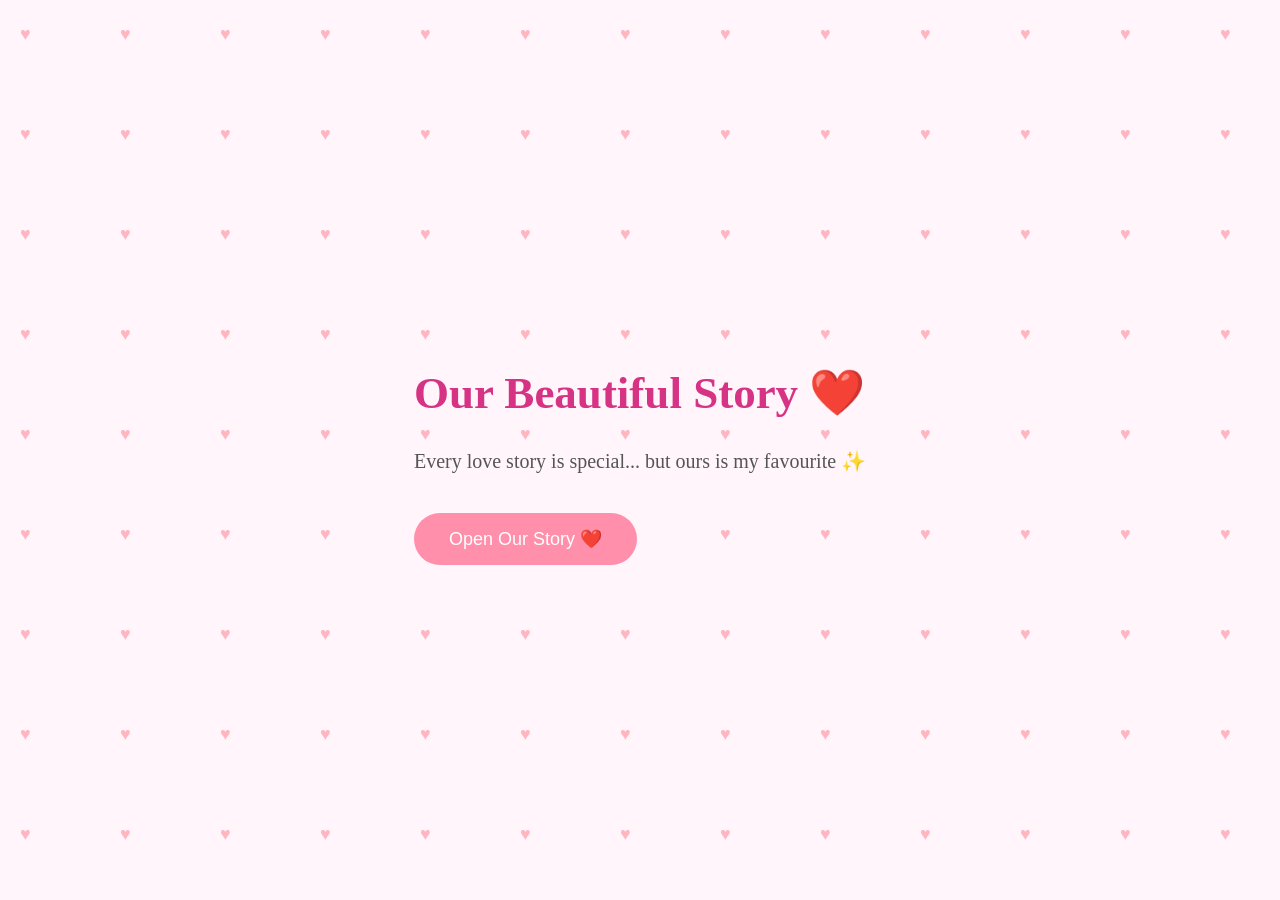
<file: index.html>
<!DOCTYPE html>
<html>

<head>
    <title>Our Love Story ❤️</title>
    <link rel="stylesheet" href="style.css">
</head>

<body>

<div class="home-page">

    <h1>Our Beautiful Story ❤️</h1>

    <p>
        Every love story is special...
        but ours is my favourite ✨
    </p>

    <a href="story.html">
        <button>Open Our Story ❤️</button>
    </a>

</div>

</body>

</html>
</file>
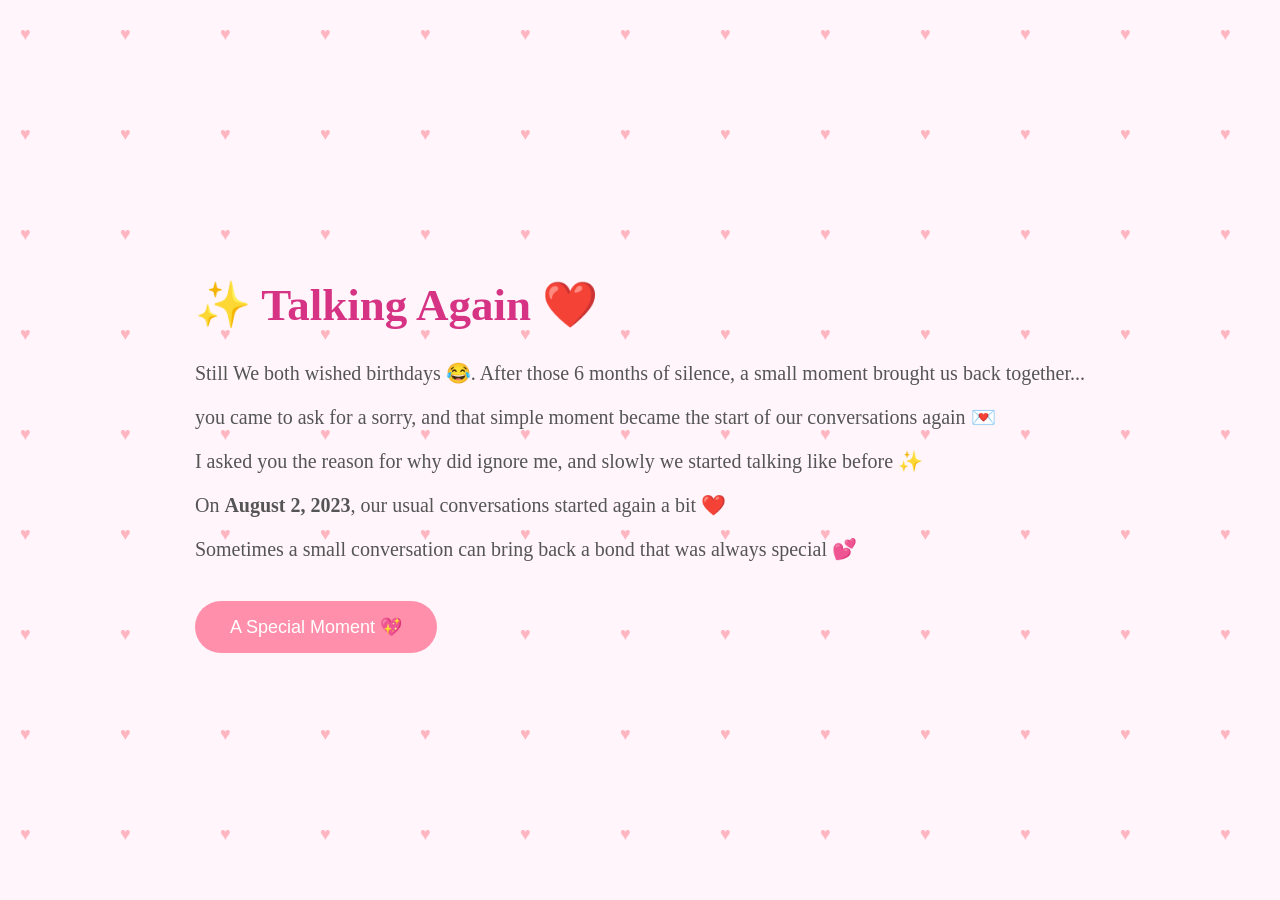
<file: again.html>
<!DOCTYPE html>
<html>

<head>
    <title>Talking Again ❤️</title>
    <link rel="stylesheet" href="style.css">
</head>

<body>

<div class="story-page">

    <h1>✨ Talking Again ❤️</h1>

    <p>
  Still We both wished birthdays 😂.
      After those 6 months of silence,
        a small moment brought us back together...
    </p>

    <p>
        you came to ask for a sorry,
        and that simple moment became the start of our conversations again 💌
    </p>

    <p>
        I asked you the reason for why did ignore me,
        and slowly we started talking like before ✨
    </p>

    <p>
        On <b>August 2, 2023</b>,
        our usual conversations started again a bit ❤️
    </p>

    <p>
        Sometimes a small conversation can bring back
        a bond that was always special 💕
    </p>
  <a href="proposal.html">
    <button>A Special Moment 💖</button>
  </a>

</div>

</body>

</html>
</file>
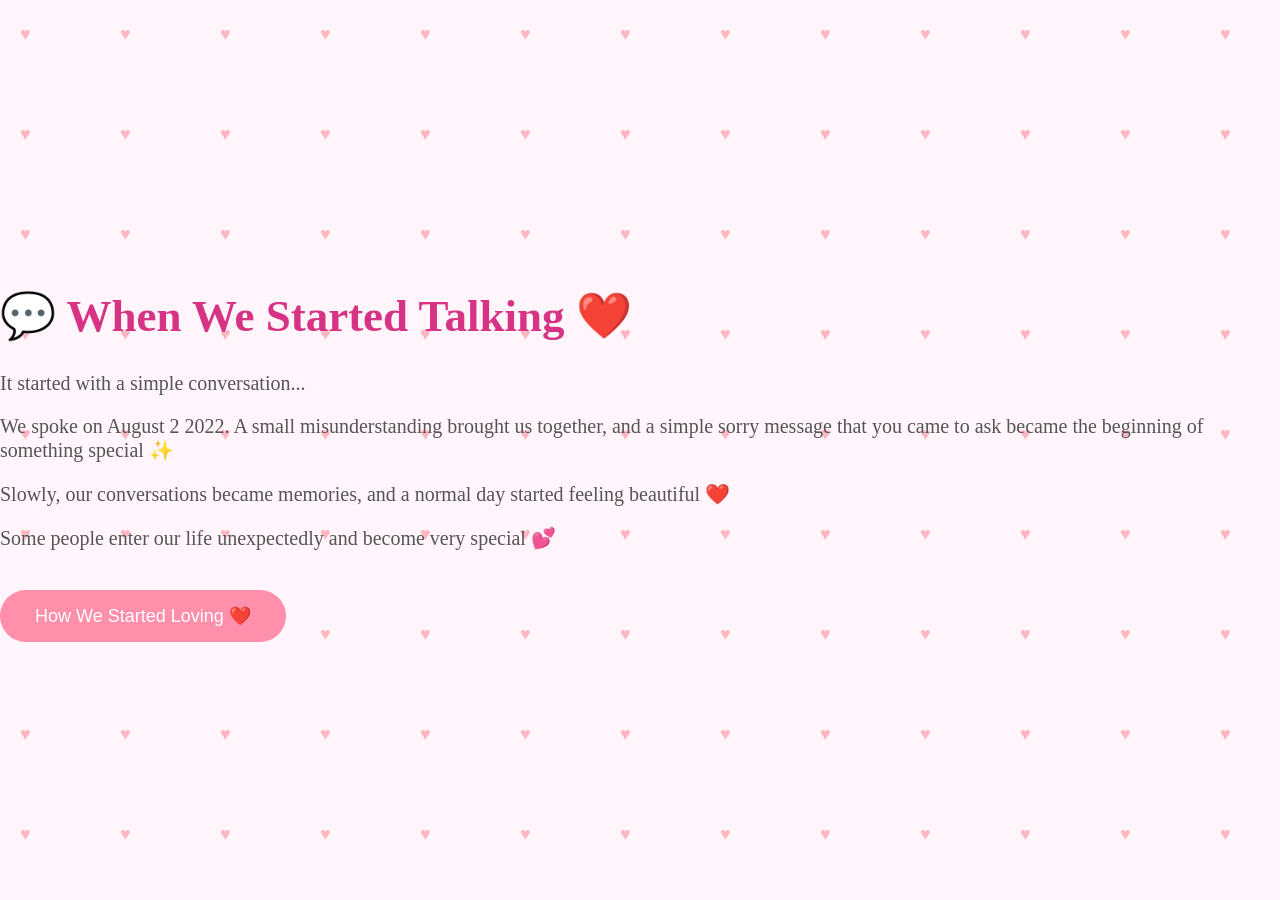
<file: firstspoke.html>
<!DOCTYPE html>

<html>  <head>  
    <title>When We Started Talking ❤️</title>  
    <link rel="stylesheet" href="style.css">  
</head>  <body>  <div class="story-page">  <h1>💬 When We Started Talking ❤️</h1>  

<p>  
    It started with a simple conversation...  
</p>  

<p>  
    We spoke on August 2 2022.
  A small misunderstanding brought us together,  
    and a simple sorry message that you came to ask became the beginning of something special ✨  
</p>  

<p>  
    Slowly, our conversations became memories,  
    and a normal day started feeling beautiful ❤️  
</p>  

<p>  
    Some people enter our life unexpectedly  
    and become very special 💕  
</p>
<a href="love.html">
    <button>How We Started Loving ❤️</button>
</a>
</div>  </body>  </html>
</file>
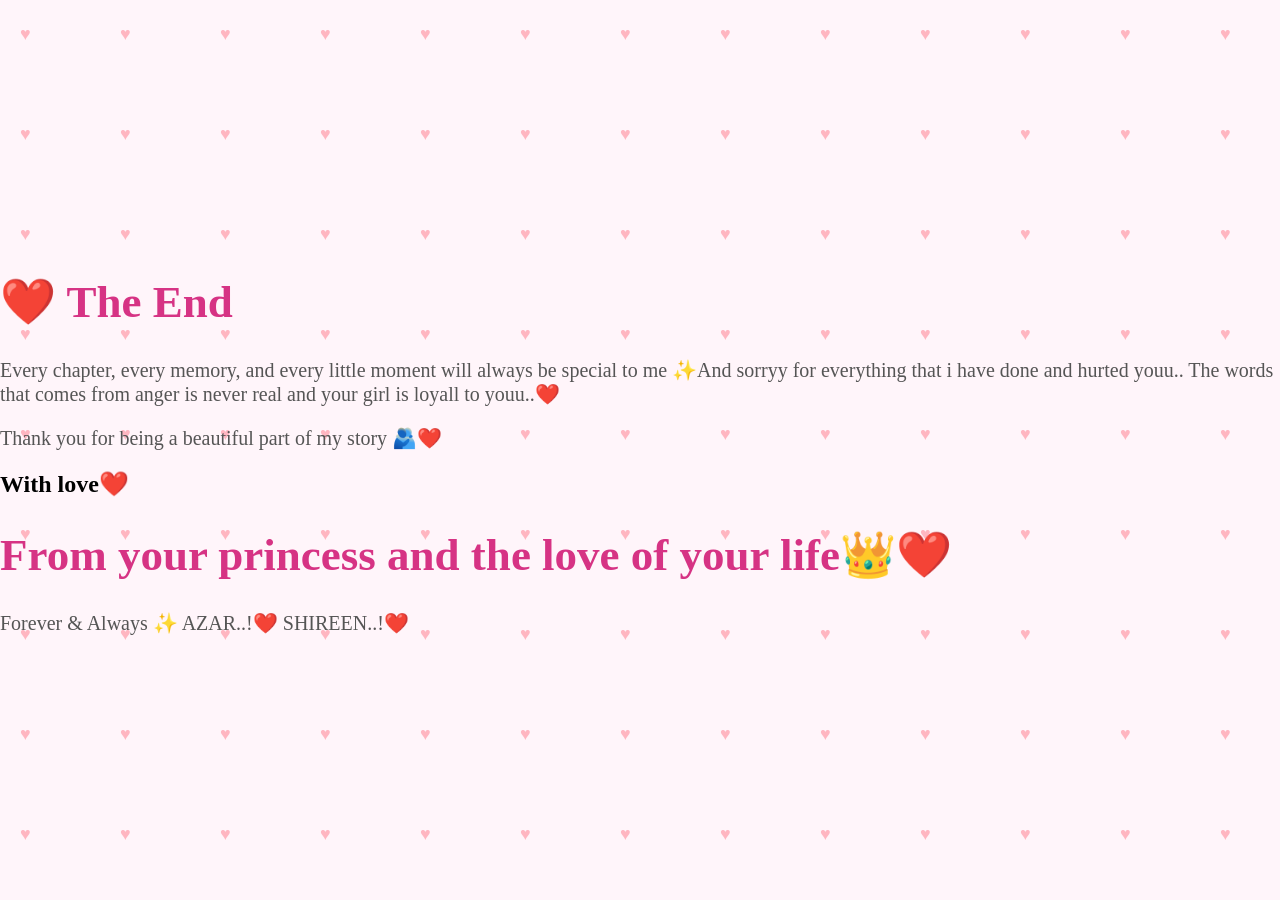
<file: last.html>
<!DOCTYPE html>
<html>

<head>
    <title>With Love ❤️</title>
    <link rel="stylesheet" href="style.css">
</head>

<body>

<div class="story-page">

    <h1>❤️ The End</h1>

    <p>
        Every chapter, every memory,
        and every little moment will always be special to me ✨And sorryy for
         everything that i have done and hurted youu.. The words that comes from anger is never real and your girl is loyall to youu..❤️
    </p>

    <p>
        Thank you for being a beautiful part of my story 🫂❤️
    </p>

    <h2>
        With love❤️
    </h2>

    <h1>
      From your princess and the love of             your life👑❤️
    </h1>

    <p>
        Forever & Always ✨
          AZAR..!❤️
          SHIREEN..!❤️
    </p>

</div>

</body>

</html>
</file>
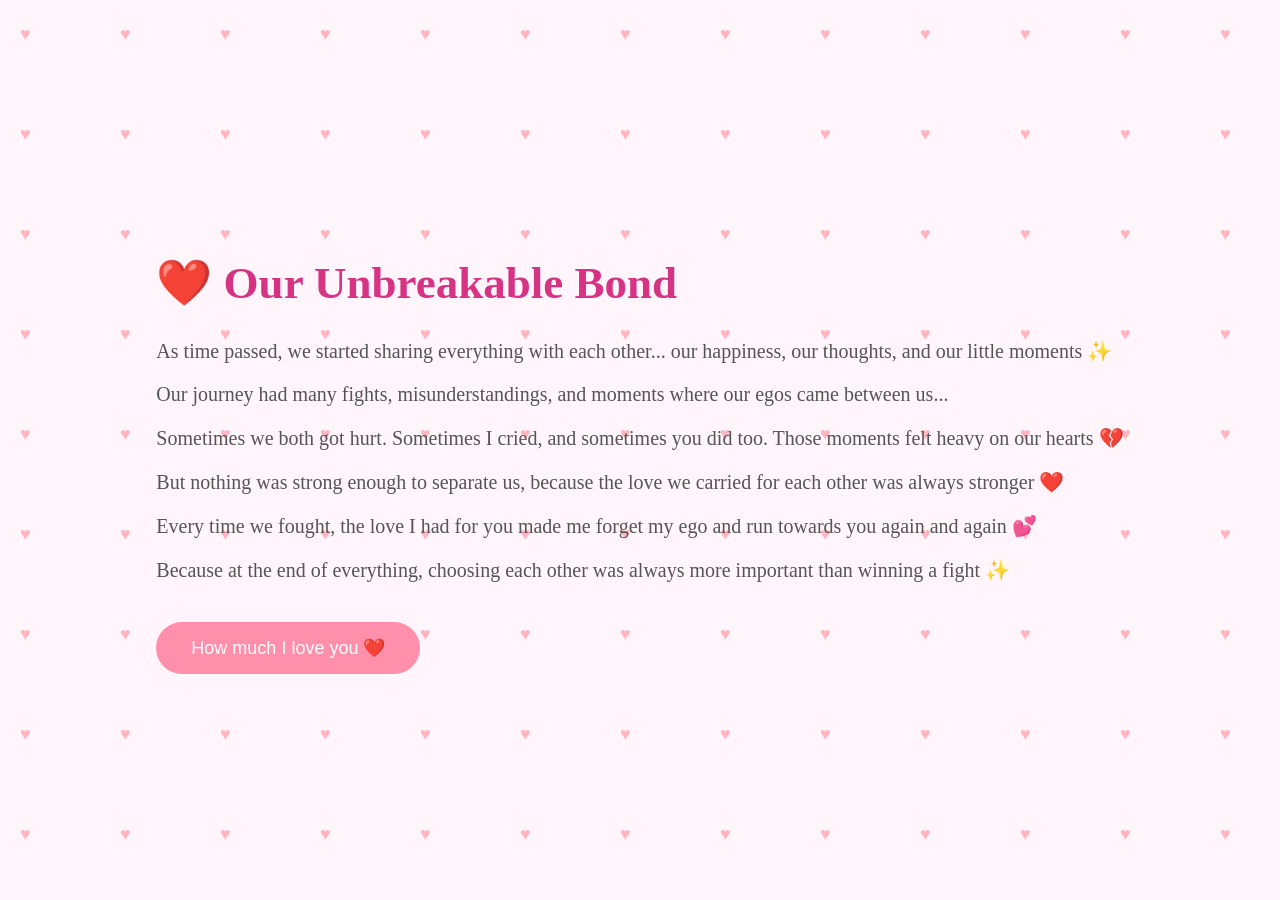
<file: lotsoflove.html>
<!DOCTYPE html>
<html>

<head>
    <title>Our Unbreakable Bond ❤️</title>
    <link rel="stylesheet" href="style.css">
</head>

<body>

<div class="story-page">

    <h1>❤️ Our Unbreakable Bond</h1>

    <p>
        As time passed, we started sharing everything with each other...
        our happiness, our thoughts, and our little moments ✨
    </p>

    <p>
        Our journey had many fights, misunderstandings,
        and moments where our egos came between us...
    </p>

    <p>
        Sometimes we both got hurt.
        Sometimes I cried, and sometimes you did too.
        Those moments felt heavy on our hearts 💔
    </p>

    <p>
        But nothing was strong enough to separate us,
        because the love we carried for each other was always stronger ❤️
    </p>

    <p>
        Every time we fought, the love I had for you
        made me forget my ego and run towards you again and again 💕
    </p>

    <p>
        Because at the end of everything,
        choosing each other was always more important than winning a fight ✨
    </p>
  <a href="myloveforyou.html">
    <button>How much I love you ❤️</button>
  </a>


</div>

</body>

</html>
</file>
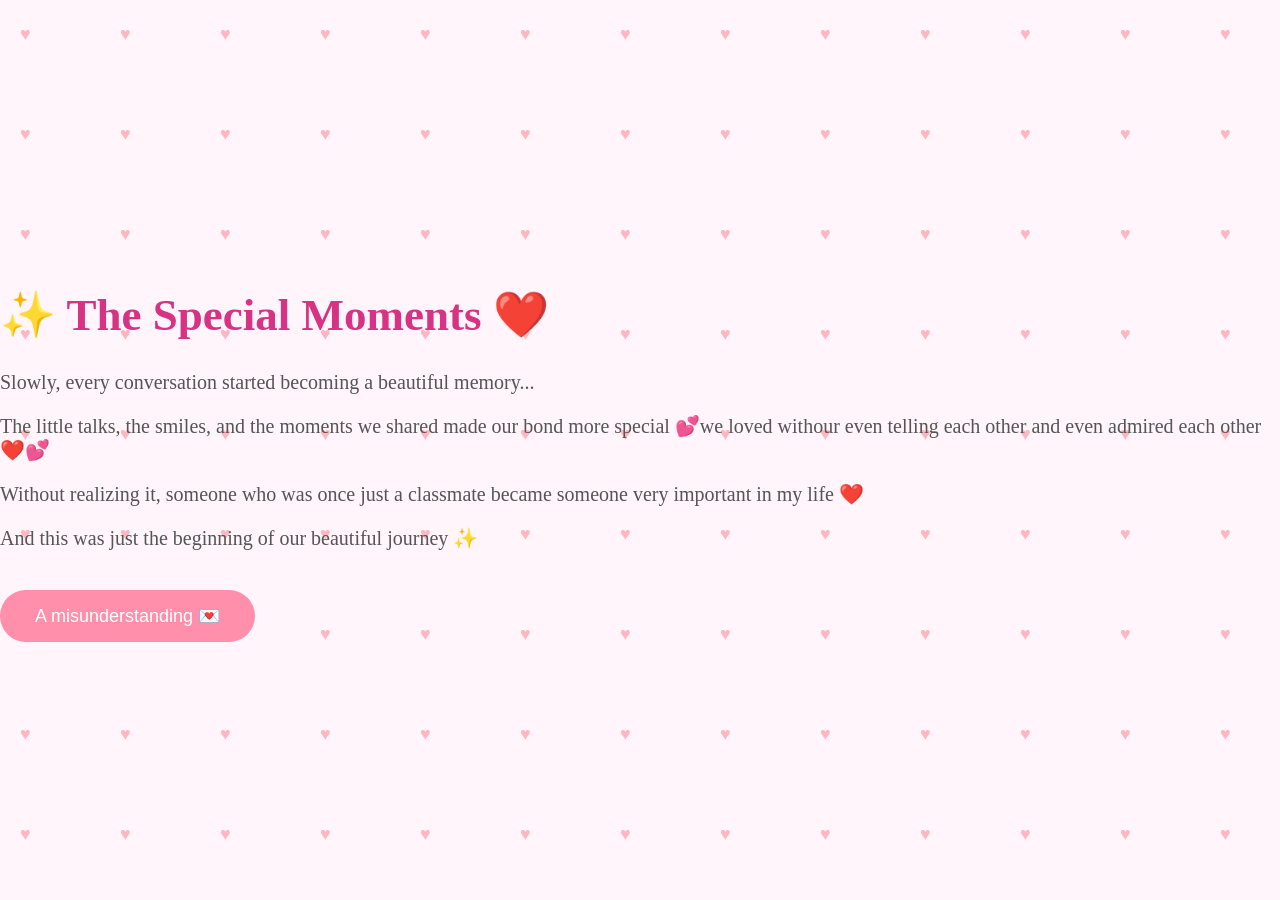
<file: love.html>
<!DOCTYPE html>
<html>

<head>
    <title>The Special Moments ❤️</title>
    <link rel="stylesheet" href="style.css">
</head>

<body>

<div class="story-page">

    <h1>✨ The Special Moments ❤️</h1>

    <p>
        Slowly, every conversation started becoming a beautiful memory...
    </p>

    <p>
        The little talks, the smiles, and the moments we shared
        made our bond more special 💕we loved withour even telling each other and even admired each other ❤️💕
    </p>

    <p>
        Without realizing it, someone who was once just a classmate
        became someone very important in my life ❤️
    </p>

    <p>
        And this was just the beginning of our beautiful journey ✨
    </p>

    <a href="misunderstanding.html">
        <button>A misunderstanding 💌</button>
    </a>

</div>

</body>

</html>
</file>
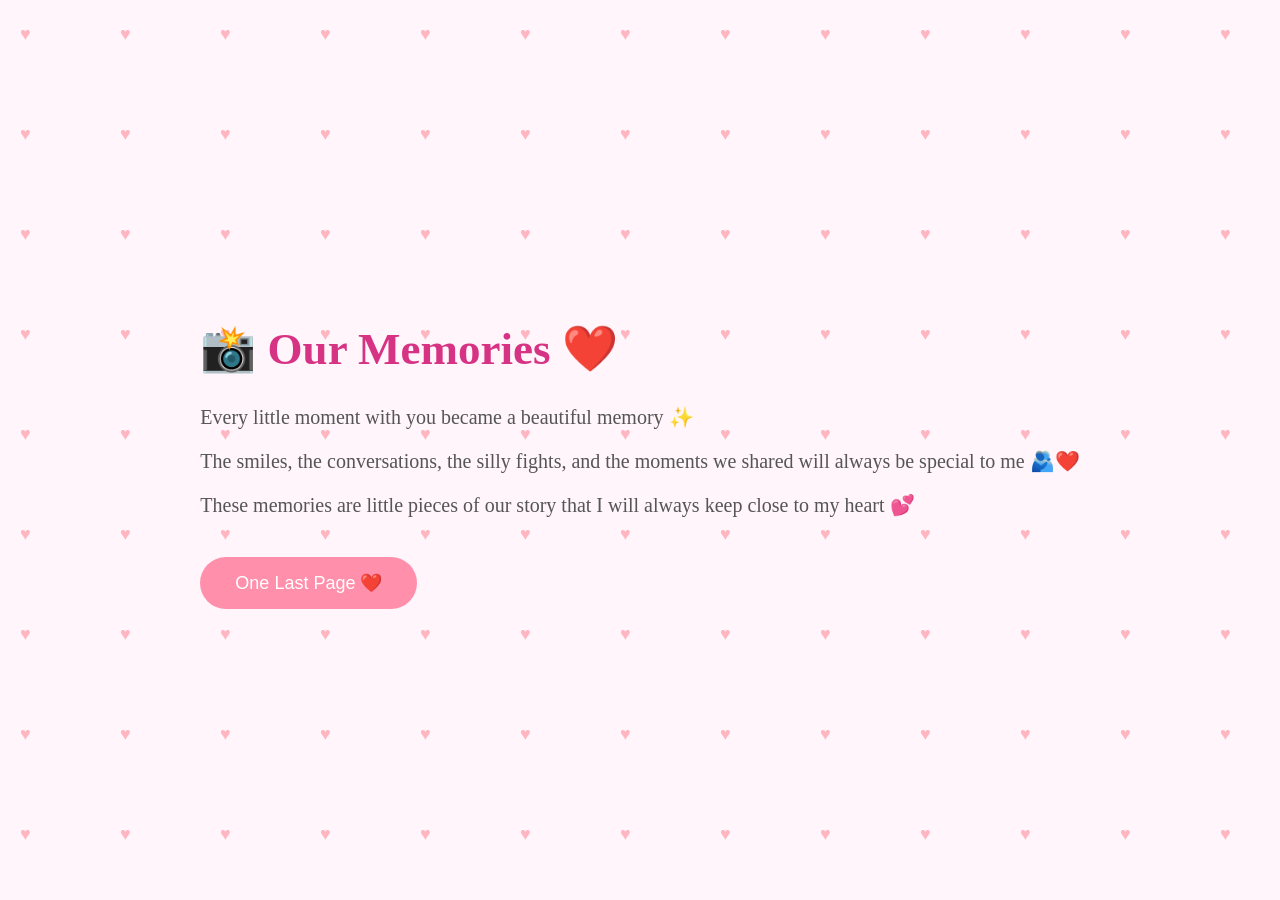
<file: memories.html>
<!DOCTYPE html>
<html>

<head>
    <title>Our Memories ❤️</title>
    <link rel="stylesheet" href="style.css">
</head>

<body>

<div class="story-page">

    <h1>📸 Our Memories ❤️</h1>

    <p>
        Every little moment with you became a beautiful memory ✨
    </p>

    <p>
        The smiles, the conversations, the silly fights,
        and the moments we shared will always be special to me 🫂❤️
    </p>

    <p>
        These memories are little pieces of our story
        that I will always keep close to my heart 💕
    </p>
    <a href="last.html">
    <button>One Last Page ❤️</button>
    </a>

</div>

</body>

</html>
</file>
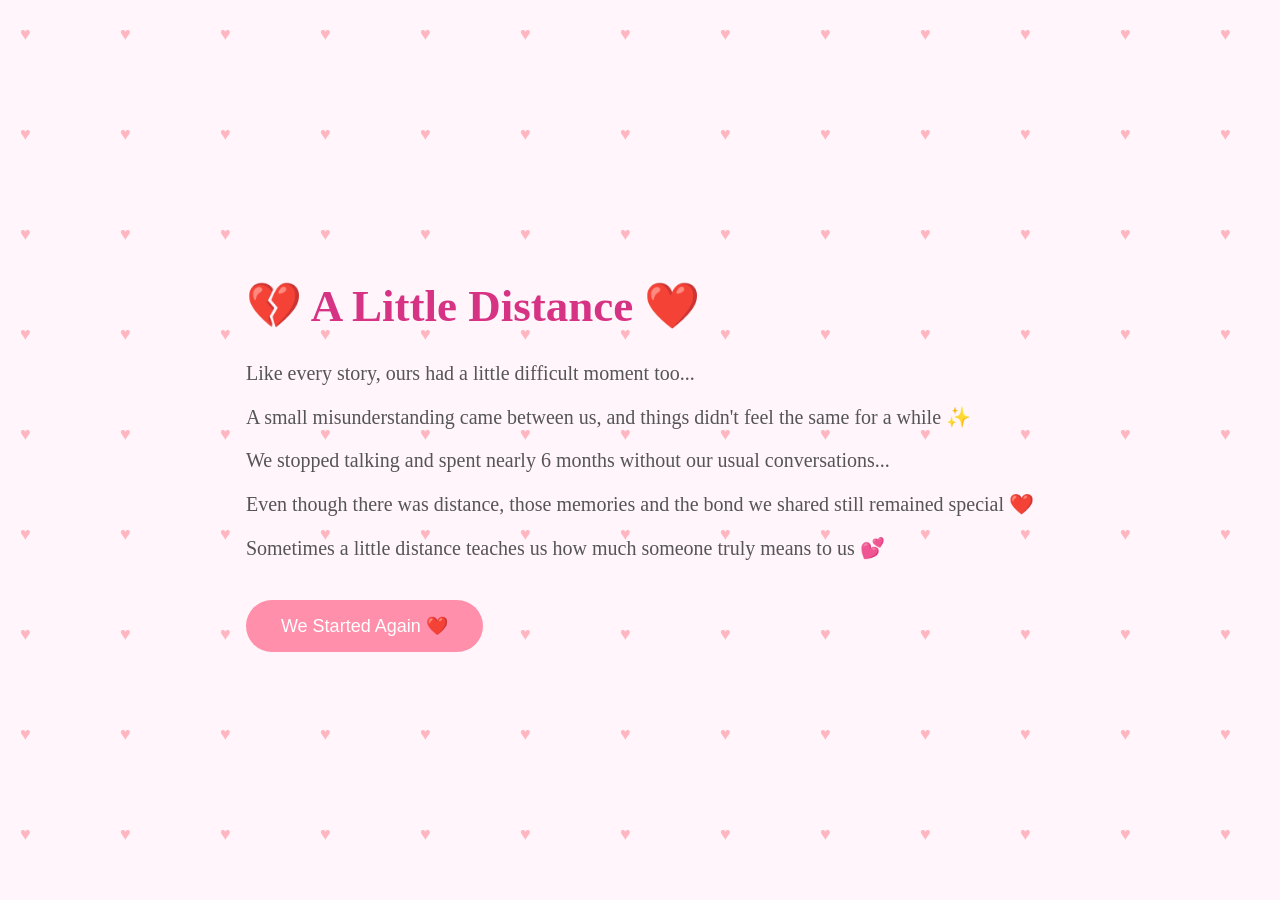
<file: misunderstanding.html>
<!DOCTYPE html>
<html>

<head>
    <title>A Little Distance ❤️</title>
    <link rel="stylesheet" href="style.css">
</head>

<body>

<div class="story-page">

    <h1>💔 A Little Distance ❤️</h1>

    <p>
        Like every story, ours had a little difficult moment too...
    </p>

    <p>
        A small misunderstanding came between us,
        and things didn't feel the same for a while ✨
    </p>

    <p>
        We stopped talking and spent nearly 6 months
        without our usual conversations...
    </p>

    <p>
        Even though there was distance,
        those memories and the bond we shared
        still remained special ❤️
    </p>

    <p>
        Sometimes a little distance teaches us
        how much someone truly means to us 💕
    </p>
  <a href="again.html">
    <button>We Started Again ❤️</button>
  </a>

</div>

</body>

</html>
</file>
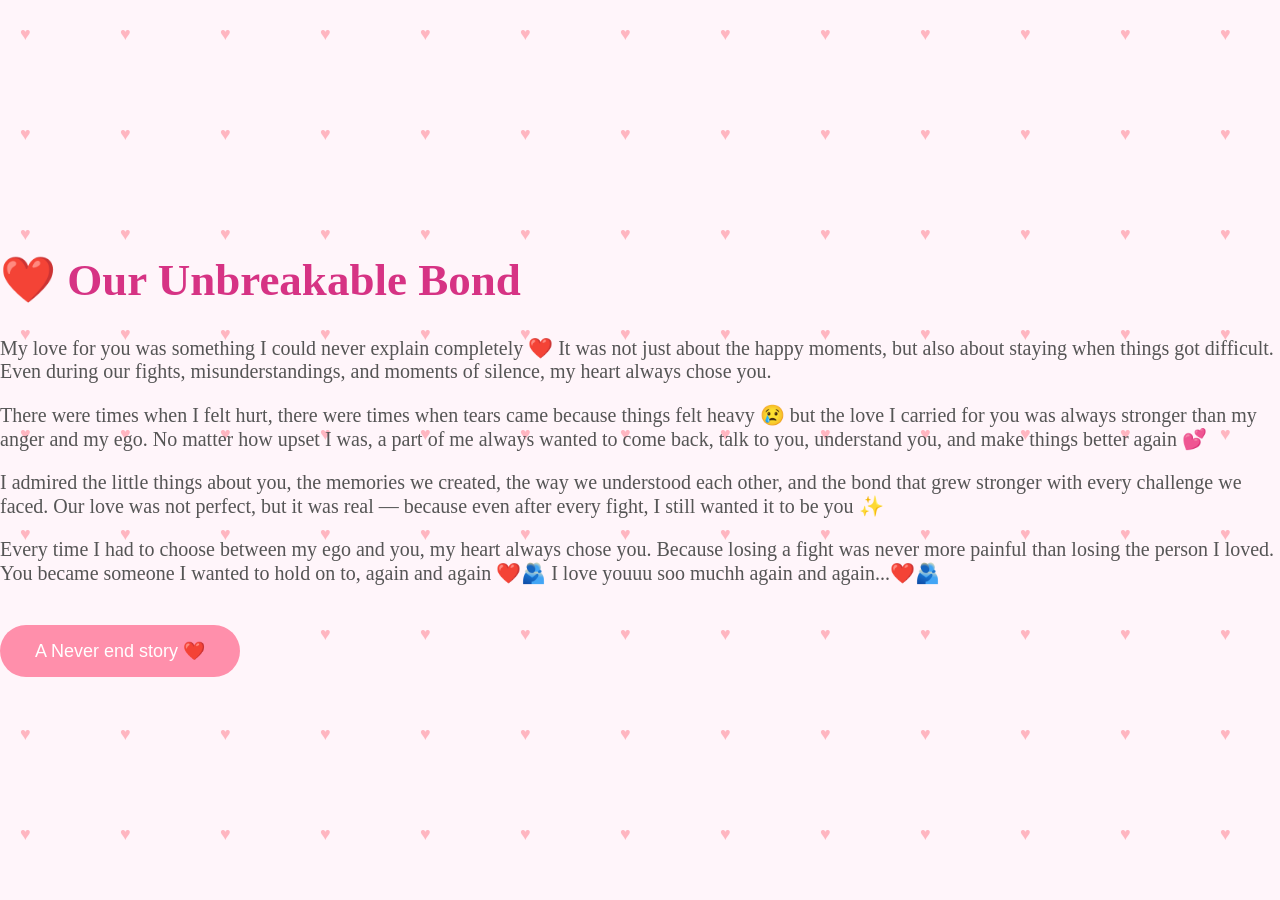
<file: myloveforyou.html>
<!DOCTYPE html>
<html>

<head>
    <title>Our Unbreakable Bond ❤️</title>

    <link rel="stylesheet" href="style.css">

</head>

<body>

<div class="story-page">

    <h1>❤️ Our Unbreakable Bond</h1>

    <p>
        My love for you was something I could never explain completely ❤️
        It was not just about the happy moments, but also about staying when things got difficult.
        Even during our fights, misunderstandings, and moments of silence, my heart always chose you.
    </p>

    <p>
        There were times when I felt hurt, there were times when tears came because things felt heavy 😢
        but the love I carried for you was always stronger than my anger and my ego.
        No matter how upset I was, a part of me always wanted to come back, talk to you,
        understand you, and make things better again 💕
    </p>

    <p>
        I admired the little things about you, the memories we created, the way we understood each other,
        and the bond that grew stronger with every challenge we faced.
        Our love was not perfect, but it was real — because even after every fight,
        I still wanted it to be you ✨
    </p>

    <p>
        Every time I had to choose between my ego and you,
        my heart always chose you.
        Because losing a fight was never more painful than losing the person I loved.
        You became someone I wanted to hold on to, again and again ❤️🫂
      I love youuu soo muchh again and again...❤️🫂
      

    </p>
  <a href="neverendlove.html">
    <button>A Never end story ❤️</button>
  </a>

</div>

</body>

</html>
</file>
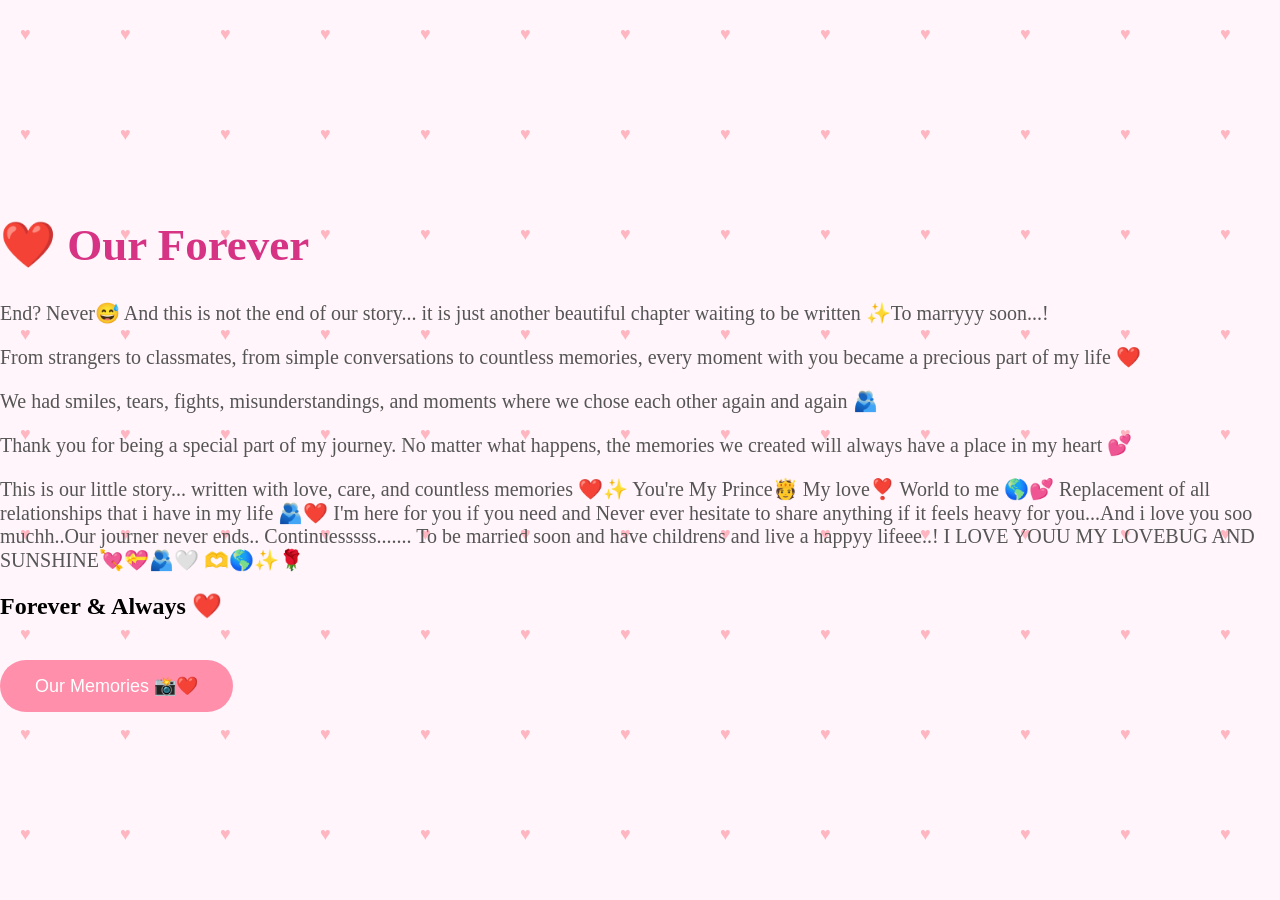
<file: neverendlove.html>
<!DOCTYPE html>
<html>

<head>
    <title>Our Forever ❤️</title>
    <link rel="stylesheet" href="style.css">
</head>

<body>

<div class="story-page">

    <h1>❤️ Our Forever</h1>

    <p>
        End? Never😅
      And this is not the end of our story...
        it is just another beautiful chapter waiting to be written ✨To marryyy soon...!
    </p>

    <p>
        From strangers to classmates,
        from simple conversations to countless memories,
        every moment with you became a precious part of my life ❤️
    </p>

    <p>
        We had smiles, tears, fights, misunderstandings,
        and moments where we chose each other again and again 🫂
    </p>

    <p>
        Thank you for being a special part of my journey.
        No matter what happens, the memories we created will always have a place in my heart 💕
    </p>

    <p>
        This is our little story...
        written with love, care, and countless memories ❤️✨

      You're 
     My Prince🫅
      My love❣️
      World to me 🌎💕
      Replacement of all relationships that i have in my life 🫂❤️
      I'm here for you if you need and Never ever hesitate to share anything if it feels heavy for you...And i love you soo muchh..Our journer never ends.. Continuesssss....... To be married soon and have childrens and live a happyy lifeee..!
I LOVE YOUU MY LOVEBUG AND SUNSHINE💘💝🫂🤍               🫶🌎✨🌹
      
    </p>

    <h2>Forever & Always ❤️</h2>
  <a href="memories.html">
    <button>Our Memories 📸❤️</button>
  </a>

</div>

</body>

</html>
</file>
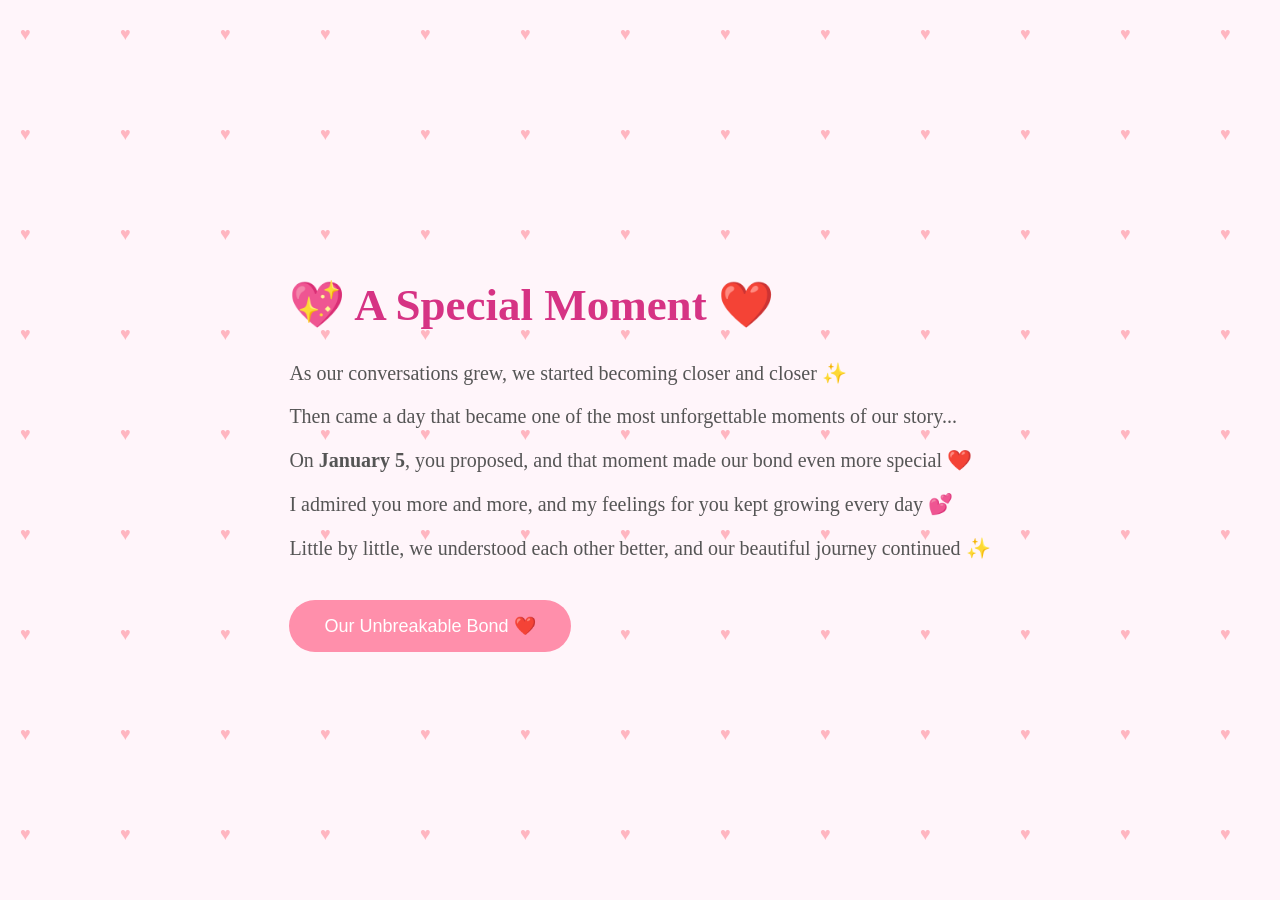
<file: proposal.html>
<!DOCTYPE html>
<html>

<head>
    <title>A Special Moment ❤️</title>
    <link rel="stylesheet" href="style.css">
</head>

<body>

<div class="story-page">

    <h1>💖 A Special Moment ❤️</h1>

    <p>
        As our conversations grew,
        we started becoming closer and closer ✨
    </p>

    <p>
        Then came a day that became one of the most
        unforgettable moments of our story...
    </p>

    <p>
        On <b>January 5</b>, you proposed,
        and that moment made our bond even more special ❤️
    </p>

    <p>
        I admired you more and more,
        and my feelings for you kept growing every day 💕
    </p>

    <p>
        Little by little, we understood each other better,
        and our beautiful journey continued ✨
    </p>
  <a href="lotsoflove.html">
    <button>Our Unbreakable Bond ❤️</button>
  </a>

</div>

</body>

</html>
</file>
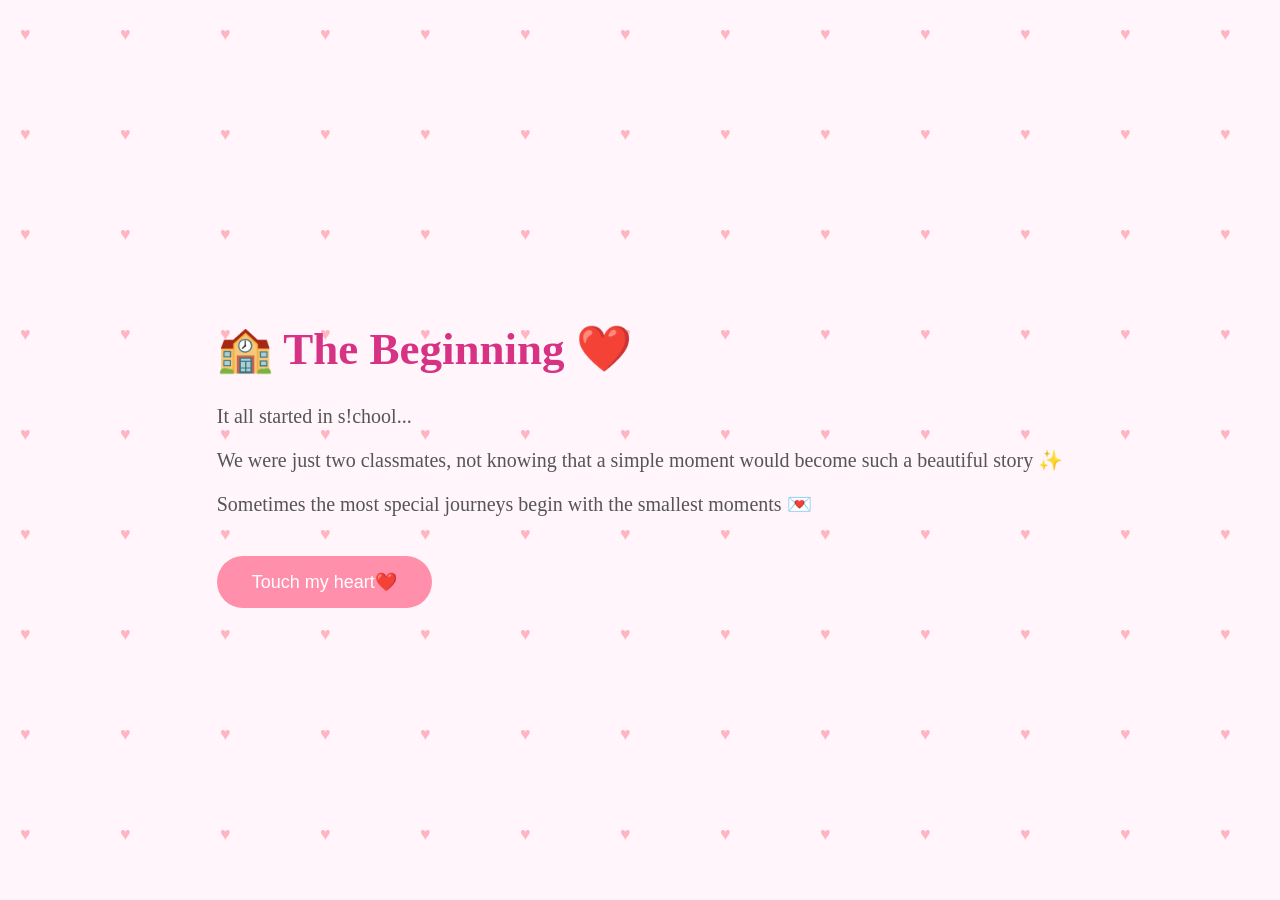
<file: story.html>
<!DOCTYPE html>
<html>

<head>
    <title>The Beginning ❤️</title>
    <link rel="stylesheet" href="style.css">
</head>

<body>

<div class="story-page">

    <h1>🏫 The Beginning ❤️</h1>

    <p>
        It all started in s!chool...
    </p>

    <p>
        We were just two classmates,
        not knowing that a simple moment
        would become such a beautiful story ✨
    </p>

    <p>
        Sometimes the most special journeys
        begin with the smallest moments 💌
    </p>

    <a href="firstspoke.html">
        <button>Touch my heart❤️</button>
    </a>

</div>

</body>

</html>
</file>
<file: style.css>
body {
    margin: 0;
    height: 100vh;
    display: flex;
    justify-content: center;
    align-items: center;
    background-color: #fff5fa;
    font-family: "Georgia", serif;

    background-image: url("data:image/svg+xml,%3Csvg xmlns='http://www.w3.org/2000/svg' width='100' height='100'%3E%3Ctext x='20' y='40' font-size='18' fill='%23ffb6c1'%3E♥%3C/text%3E%3C/svg%3E");

    background-repeat: repeat;
}


.home {
    text-align: center;
    background: rgba(255,255,255,0.75);
    padding: 40px;
    border-radius: 30px;
    box-shadow: 0 0 25px rgba(255,150,180,0.5);
}


h1 {
    color: #d63384;
    font-size: 45px;
}


p {
    color: #555;
    font-size: 20px;
}


button {
    margin-top: 20px;
    padding: 15px 35px;
    border: none;
    border-radius: 30px;
    background: #ff8fab;
    color: white;
    font-size: 18px;
    cursor: pointer;
}
</file>
